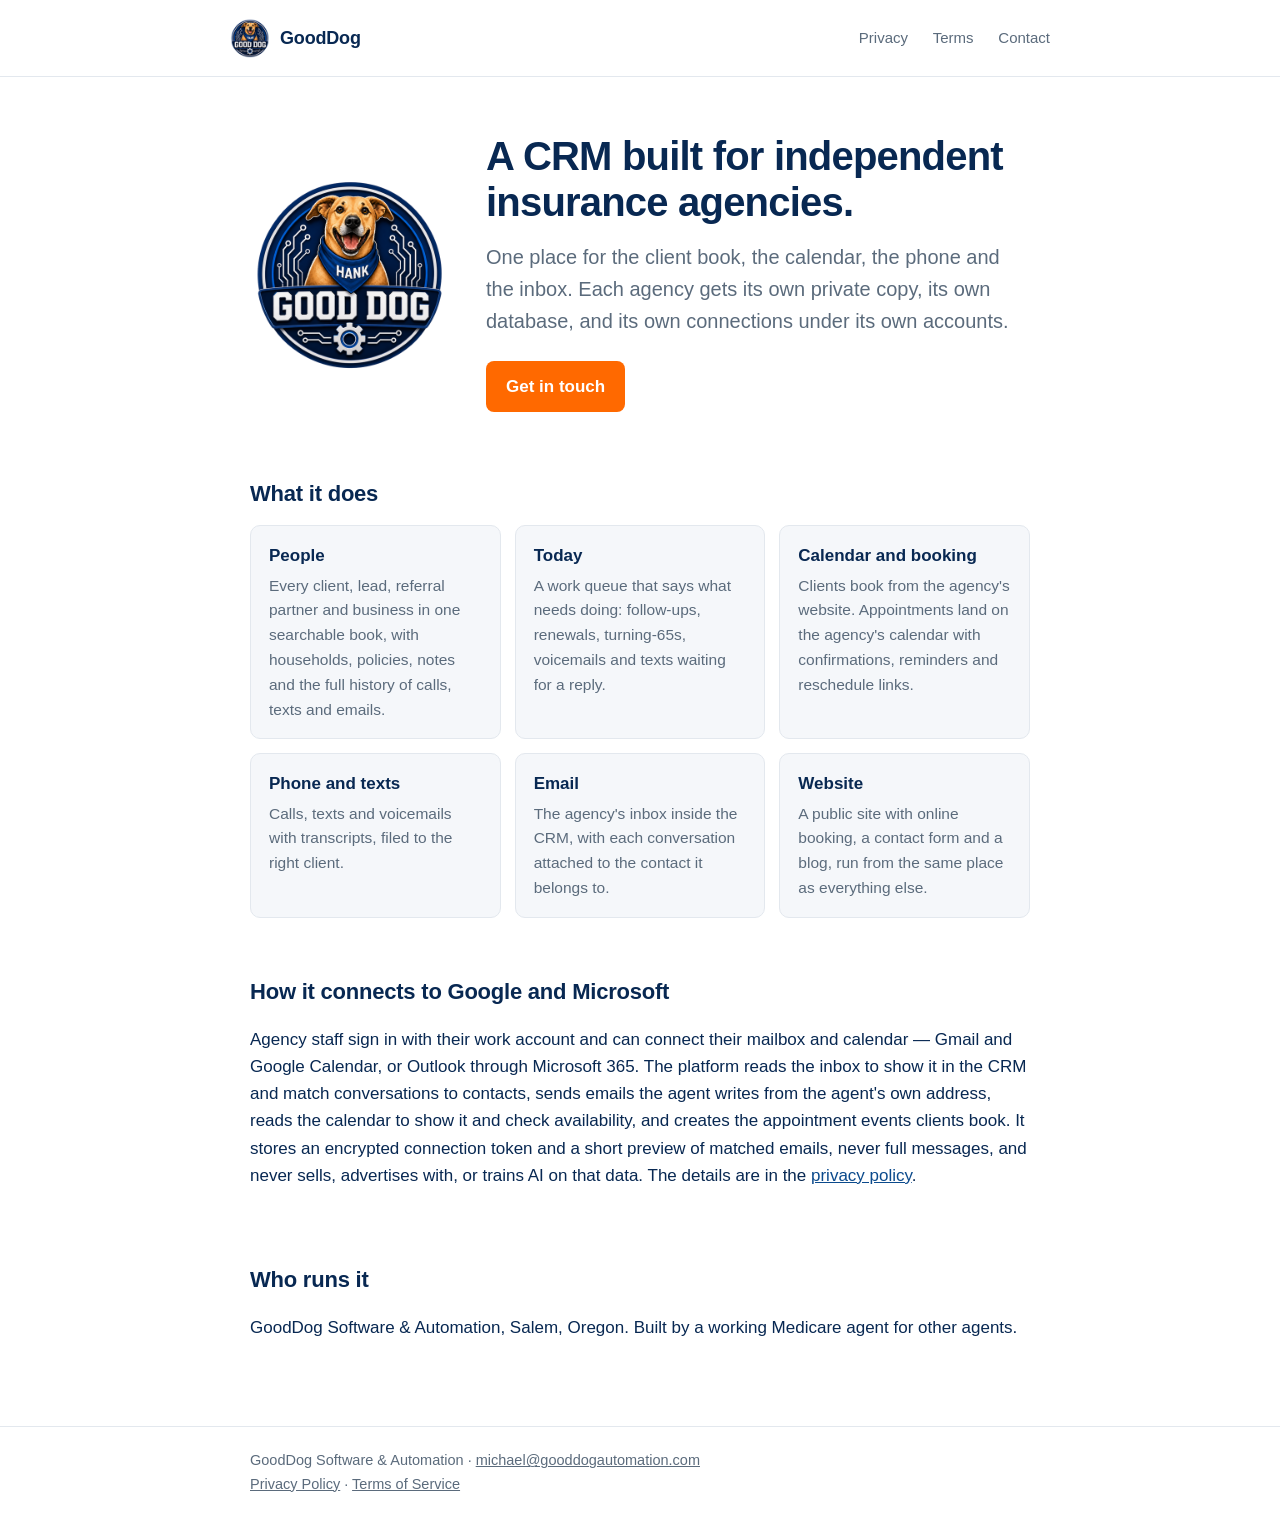
<file: index.html>
<!doctype html>
<html lang="en">
<head>
  <meta charset="utf-8">
  <meta name="viewport" content="width=device-width, initial-scale=1">
  <title>GoodDog Agency Platform — a CRM for independent insurance agencies</title>
  <meta name="description" content="A CRM built for independent Medicare and health insurance agencies. One place for the client book, the calendar, the phone and the inbox — hosted privately for each agency.">
  <link rel="icon" type="image/png" sizes="64x64" href="/favicon-64.png">
  <link rel="apple-touch-icon" href="/apple-touch-icon.png">
  <link rel="stylesheet" href="/style.css">
</head>
<body>
  <header class="site">
    <div class="wrap">
      <a class="brand" href="/"><img src="/logo-96.png" alt="" width="40" height="40"> GoodDog</a>
      <nav>
        <a href="/privacy/">Privacy</a>
        <a href="/terms/">Terms</a>
        <a href="mailto:michael@gooddogautomation.com">Contact</a>
      </nav>
    </div>
  </header>

  <main class="wrap">
    <div class="hero">
      <img class="hero-logo" src="/logo-480.png" alt="GoodDog — Hank the dog in a blue bandana" width="200" height="200">
      <div>
      <h1>A CRM built for independent insurance agencies.</h1>
      <p class="lede">One place for the client book, the calendar, the phone and the inbox. Each agency gets its own private copy, its own database, and its own connections under its own accounts.</p>
      <a class="button" href="mailto:michael@gooddogautomation.com">Get in touch</a>
      </div>
    </div>

    <section>
      <h2>What it does</h2>
      <div class="grid">
        <div class="card">
          <strong>People</strong>
          <p>Every client, lead, referral partner and business in one searchable book, with households, policies, notes and the full history of calls, texts and emails.</p>
        </div>
        <div class="card">
          <strong>Today</strong>
          <p>A work queue that says what needs doing: follow-ups, renewals, turning-65s, voicemails and texts waiting for a reply.</p>
        </div>
        <div class="card">
          <strong>Calendar and booking</strong>
          <p>Clients book from the agency's website. Appointments land on the agency's calendar with confirmations, reminders and reschedule links.</p>
        </div>
        <div class="card">
          <strong>Phone and texts</strong>
          <p>Calls, texts and voicemails with transcripts, filed to the right client.</p>
        </div>
        <div class="card">
          <strong>Email</strong>
          <p>The agency's inbox inside the CRM, with each conversation attached to the contact it belongs to.</p>
        </div>
        <div class="card">
          <strong>Website</strong>
          <p>A public site with online booking, a contact form and a blog, run from the same place as everything else.</p>
        </div>
      </div>
    </section>

    <section>
      <h2>How it connects to Google and Microsoft</h2>
      <p>Agency staff sign in with their work account and can connect their mailbox and calendar — Gmail and Google Calendar, or Outlook through Microsoft 365. The platform reads the inbox to show it in the CRM and match conversations to contacts, sends emails the agent writes from the agent's own address, reads the calendar to show it and check availability, and creates the appointment events clients book. It stores an encrypted connection token and a short preview of matched emails, never full messages, and never sells, advertises with, or trains AI on that data. The details are in the <a href="/privacy/">privacy policy</a>.</p>
    </section>

    <section>
      <h2>Who runs it</h2>
      <p>GoodDog Software &amp; Automation, Salem, Oregon. Built by a working Medicare agent for other agents.</p>
    </section>
  </main>

  <footer class="site">
    <div class="wrap">
      GoodDog Software &amp; Automation · <a href="mailto:michael@gooddogautomation.com">michael@gooddogautomation.com</a><br>
      <a href="/privacy/">Privacy Policy</a> · <a href="/terms/">Terms of Service</a>
    </div>
  </footer>
</body>
</html>
</file>
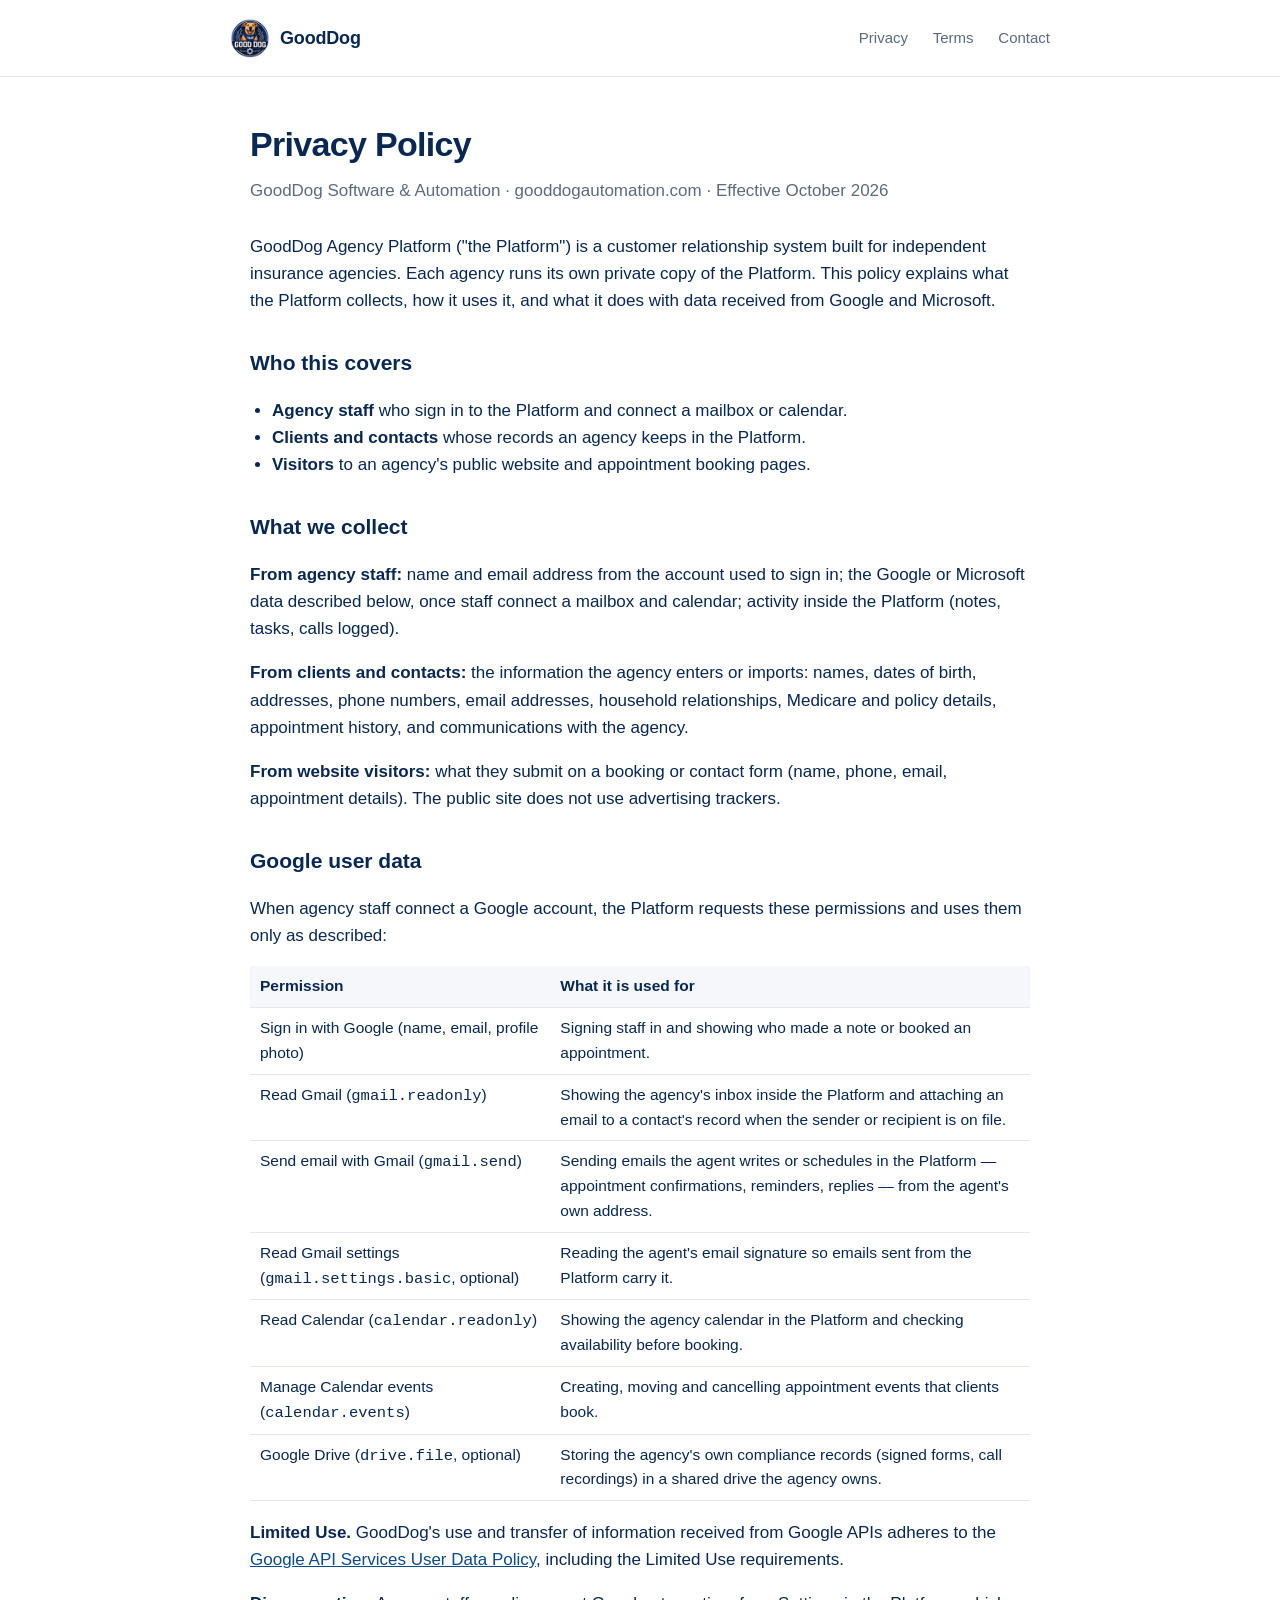
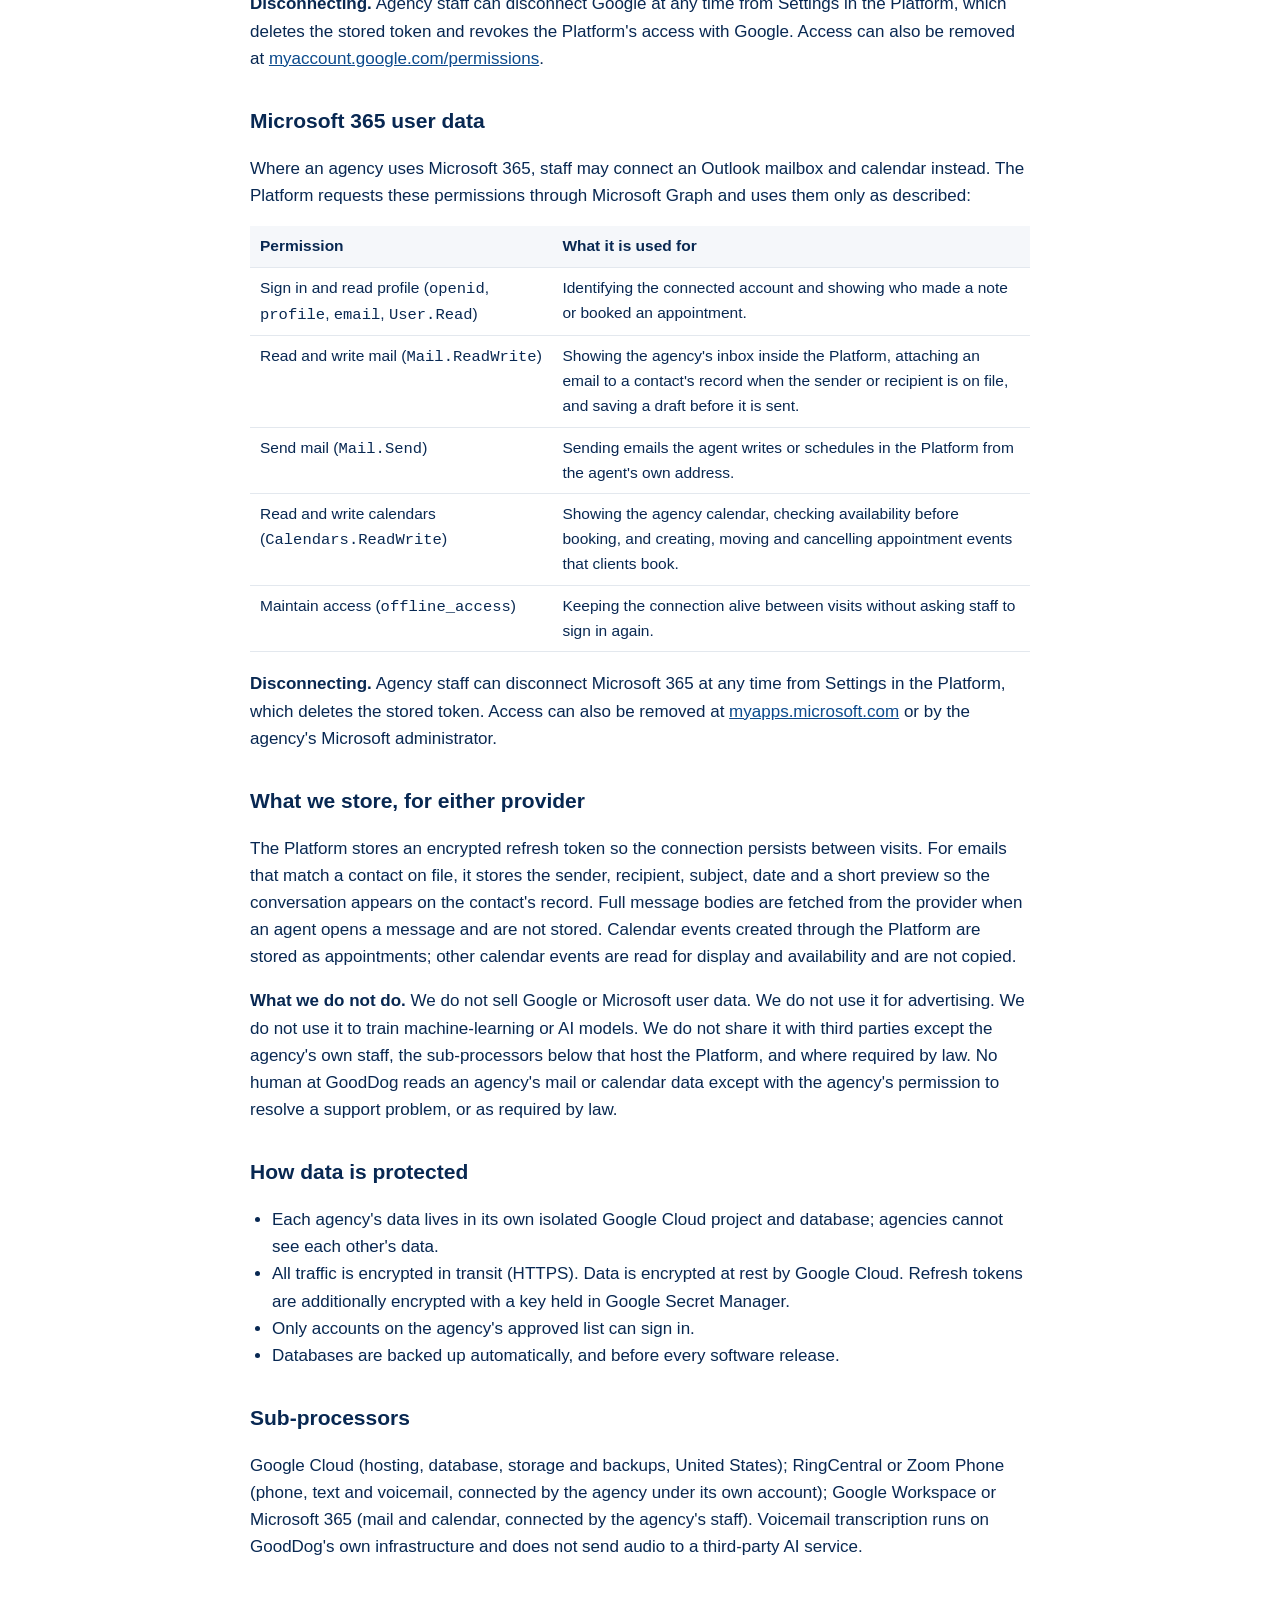
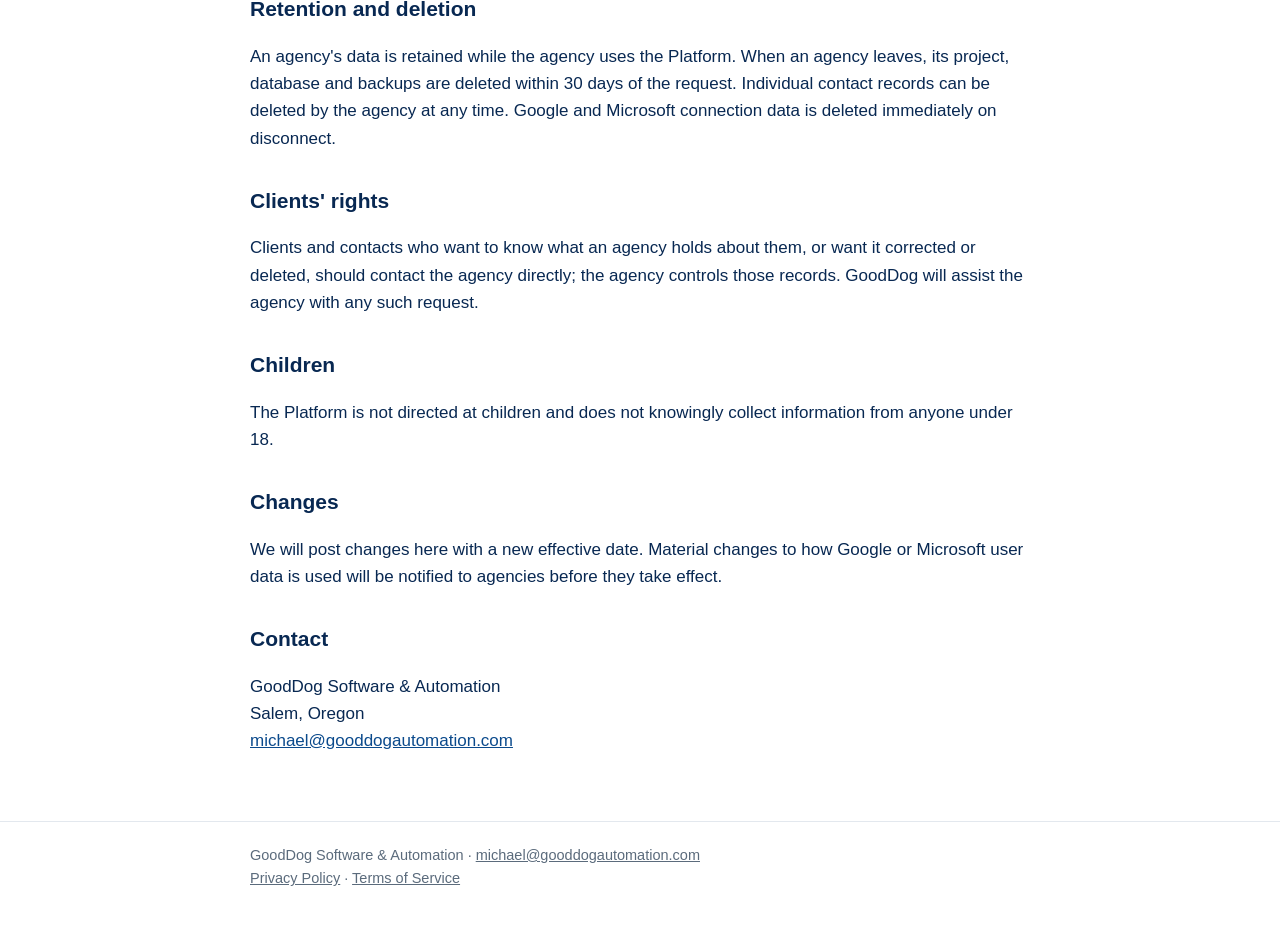
<file: privacy/index.html>
<!doctype html>
<html lang="en">
<head>
  <meta charset="utf-8">
  <meta name="viewport" content="width=device-width, initial-scale=1">
  <title>Privacy Policy — GoodDog Agency Platform</title>
  <meta name="description" content="What the GoodDog Agency Platform collects, how it uses it, and what it does with data from Google and Microsoft.">
  <link rel="icon" type="image/png" sizes="64x64" href="/favicon-64.png">
  <link rel="apple-touch-icon" href="/apple-touch-icon.png">
  <link rel="stylesheet" href="/style.css">
</head>
<body>
  <header class="site">
    <div class="wrap">
      <a class="brand" href="/"><img src="/logo-96.png" alt="" width="40" height="40"> GoodDog</a>
      <nav>
        <a href="/privacy/">Privacy</a>
        <a href="/terms/">Terms</a>
        <a href="mailto:michael@gooddogautomation.com">Contact</a>
      </nav>
    </div>
  </header>

  <main class="wrap">
    <article>
      <h1>Privacy Policy</h1>
      <p class="meta">GoodDog Software &amp; Automation · gooddogautomation.com · Effective October 2026</p>

      <p>GoodDog Agency Platform ("the Platform") is a customer relationship system built for independent insurance agencies. Each agency runs its own private copy of the Platform. This policy explains what the Platform collects, how it uses it, and what it does with data received from Google and Microsoft.</p>

      <h2>Who this covers</h2>
      <ul>
        <li><strong>Agency staff</strong> who sign in to the Platform and connect a mailbox or calendar.</li>
        <li><strong>Clients and contacts</strong> whose records an agency keeps in the Platform.</li>
        <li><strong>Visitors</strong> to an agency's public website and appointment booking pages.</li>
      </ul>

      <h2>What we collect</h2>
      <p><strong>From agency staff:</strong> name and email address from the account used to sign in; the Google or Microsoft data described below, once staff connect a mailbox and calendar; activity inside the Platform (notes, tasks, calls logged).</p>
      <p><strong>From clients and contacts:</strong> the information the agency enters or imports: names, dates of birth, addresses, phone numbers, email addresses, household relationships, Medicare and policy details, appointment history, and communications with the agency.</p>
      <p><strong>From website visitors:</strong> what they submit on a booking or contact form (name, phone, email, appointment details). The public site does not use advertising trackers.</p>

      <h2>Google user data</h2>
      <p>When agency staff connect a Google account, the Platform requests these permissions and uses them only as described:</p>
      <table>
        <tr><th>Permission</th><th>What it is used for</th></tr>
        <tr><td>Sign in with Google (name, email, profile photo)</td><td>Signing staff in and showing who made a note or booked an appointment.</td></tr>
        <tr><td>Read Gmail (<code>gmail.readonly</code>)</td><td>Showing the agency's inbox inside the Platform and attaching an email to a contact's record when the sender or recipient is on file.</td></tr>
        <tr><td>Send email with Gmail (<code>gmail.send</code>)</td><td>Sending emails the agent writes or schedules in the Platform — appointment confirmations, reminders, replies — from the agent's own address.</td></tr>
        <tr><td>Read Gmail settings (<code>gmail.settings.basic</code>, optional)</td><td>Reading the agent's email signature so emails sent from the Platform carry it.</td></tr>
        <tr><td>Read Calendar (<code>calendar.readonly</code>)</td><td>Showing the agency calendar in the Platform and checking availability before booking.</td></tr>
        <tr><td>Manage Calendar events (<code>calendar.events</code>)</td><td>Creating, moving and cancelling appointment events that clients book.</td></tr>
        <tr><td>Google Drive (<code>drive.file</code>, optional)</td><td>Storing the agency's own compliance records (signed forms, call recordings) in a shared drive the agency owns.</td></tr>
      </table>
      <p><strong>Limited Use.</strong> GoodDog's use and transfer of information received from Google APIs adheres to the <a href="https://developers.google.com/terms/api-services-user-data-policy">Google API Services User Data Policy</a>, including the Limited Use requirements.</p>
      <p><strong>Disconnecting.</strong> Agency staff can disconnect Google at any time from Settings in the Platform, which deletes the stored token and revokes the Platform's access with Google. Access can also be removed at <a href="https://myaccount.google.com/permissions">myaccount.google.com/permissions</a>.</p>

      <h2>Microsoft 365 user data</h2>
      <p>Where an agency uses Microsoft 365, staff may connect an Outlook mailbox and calendar instead. The Platform requests these permissions through Microsoft Graph and uses them only as described:</p>
      <table>
        <tr><th>Permission</th><th>What it is used for</th></tr>
        <tr><td>Sign in and read profile (<code>openid</code>, <code>profile</code>, <code>email</code>, <code>User.Read</code>)</td><td>Identifying the connected account and showing who made a note or booked an appointment.</td></tr>
        <tr><td>Read and write mail (<code>Mail.ReadWrite</code>)</td><td>Showing the agency's inbox inside the Platform, attaching an email to a contact's record when the sender or recipient is on file, and saving a draft before it is sent.</td></tr>
        <tr><td>Send mail (<code>Mail.Send</code>)</td><td>Sending emails the agent writes or schedules in the Platform from the agent's own address.</td></tr>
        <tr><td>Read and write calendars (<code>Calendars.ReadWrite</code>)</td><td>Showing the agency calendar, checking availability before booking, and creating, moving and cancelling appointment events that clients book.</td></tr>
        <tr><td>Maintain access (<code>offline_access</code>)</td><td>Keeping the connection alive between visits without asking staff to sign in again.</td></tr>
      </table>
      <p><strong>Disconnecting.</strong> Agency staff can disconnect Microsoft 365 at any time from Settings in the Platform, which deletes the stored token. Access can also be removed at <a href="https://myapps.microsoft.com">myapps.microsoft.com</a> or by the agency's Microsoft administrator.</p>

      <h2>What we store, for either provider</h2>
      <p>The Platform stores an encrypted refresh token so the connection persists between visits. For emails that match a contact on file, it stores the sender, recipient, subject, date and a short preview so the conversation appears on the contact's record. Full message bodies are fetched from the provider when an agent opens a message and are not stored. Calendar events created through the Platform are stored as appointments; other calendar events are read for display and availability and are not copied.</p>
      <p><strong>What we do not do.</strong> We do not sell Google or Microsoft user data. We do not use it for advertising. We do not use it to train machine-learning or AI models. We do not share it with third parties except the agency's own staff, the sub-processors below that host the Platform, and where required by law. No human at GoodDog reads an agency's mail or calendar data except with the agency's permission to resolve a support problem, or as required by law.</p>

      <h2>How data is protected</h2>
      <ul>
        <li>Each agency's data lives in its own isolated Google Cloud project and database; agencies cannot see each other's data.</li>
        <li>All traffic is encrypted in transit (HTTPS). Data is encrypted at rest by Google Cloud. Refresh tokens are additionally encrypted with a key held in Google Secret Manager.</li>
        <li>Only accounts on the agency's approved list can sign in.</li>
        <li>Databases are backed up automatically, and before every software release.</li>
      </ul>

      <h2>Sub-processors</h2>
      <p>Google Cloud (hosting, database, storage and backups, United States); RingCentral or Zoom Phone (phone, text and voicemail, connected by the agency under its own account); Google Workspace or Microsoft 365 (mail and calendar, connected by the agency's staff). Voicemail transcription runs on GoodDog's own infrastructure and does not send audio to a third-party AI service.</p>

      <h2>Retention and deletion</h2>
      <p>An agency's data is retained while the agency uses the Platform. When an agency leaves, its project, database and backups are deleted within 30 days of the request. Individual contact records can be deleted by the agency at any time. Google and Microsoft connection data is deleted immediately on disconnect.</p>

      <h2>Clients' rights</h2>
      <p>Clients and contacts who want to know what an agency holds about them, or want it corrected or deleted, should contact the agency directly; the agency controls those records. GoodDog will assist the agency with any such request.</p>

      <h2>Children</h2>
      <p>The Platform is not directed at children and does not knowingly collect information from anyone under 18.</p>

      <h2>Changes</h2>
      <p>We will post changes here with a new effective date. Material changes to how Google or Microsoft user data is used will be notified to agencies before they take effect.</p>

      <h2>Contact</h2>
      <p>GoodDog Software &amp; Automation<br>Salem, Oregon<br><a href="mailto:michael@gooddogautomation.com">michael@gooddogautomation.com</a></p>
    </article>
  </main>

  <footer class="site">
    <div class="wrap">
      GoodDog Software &amp; Automation · <a href="mailto:michael@gooddogautomation.com">michael@gooddogautomation.com</a><br>
      <a href="/privacy/">Privacy Policy</a> · <a href="/terms/">Terms of Service</a>
    </div>
  </footer>
</body>
</html>
</file>
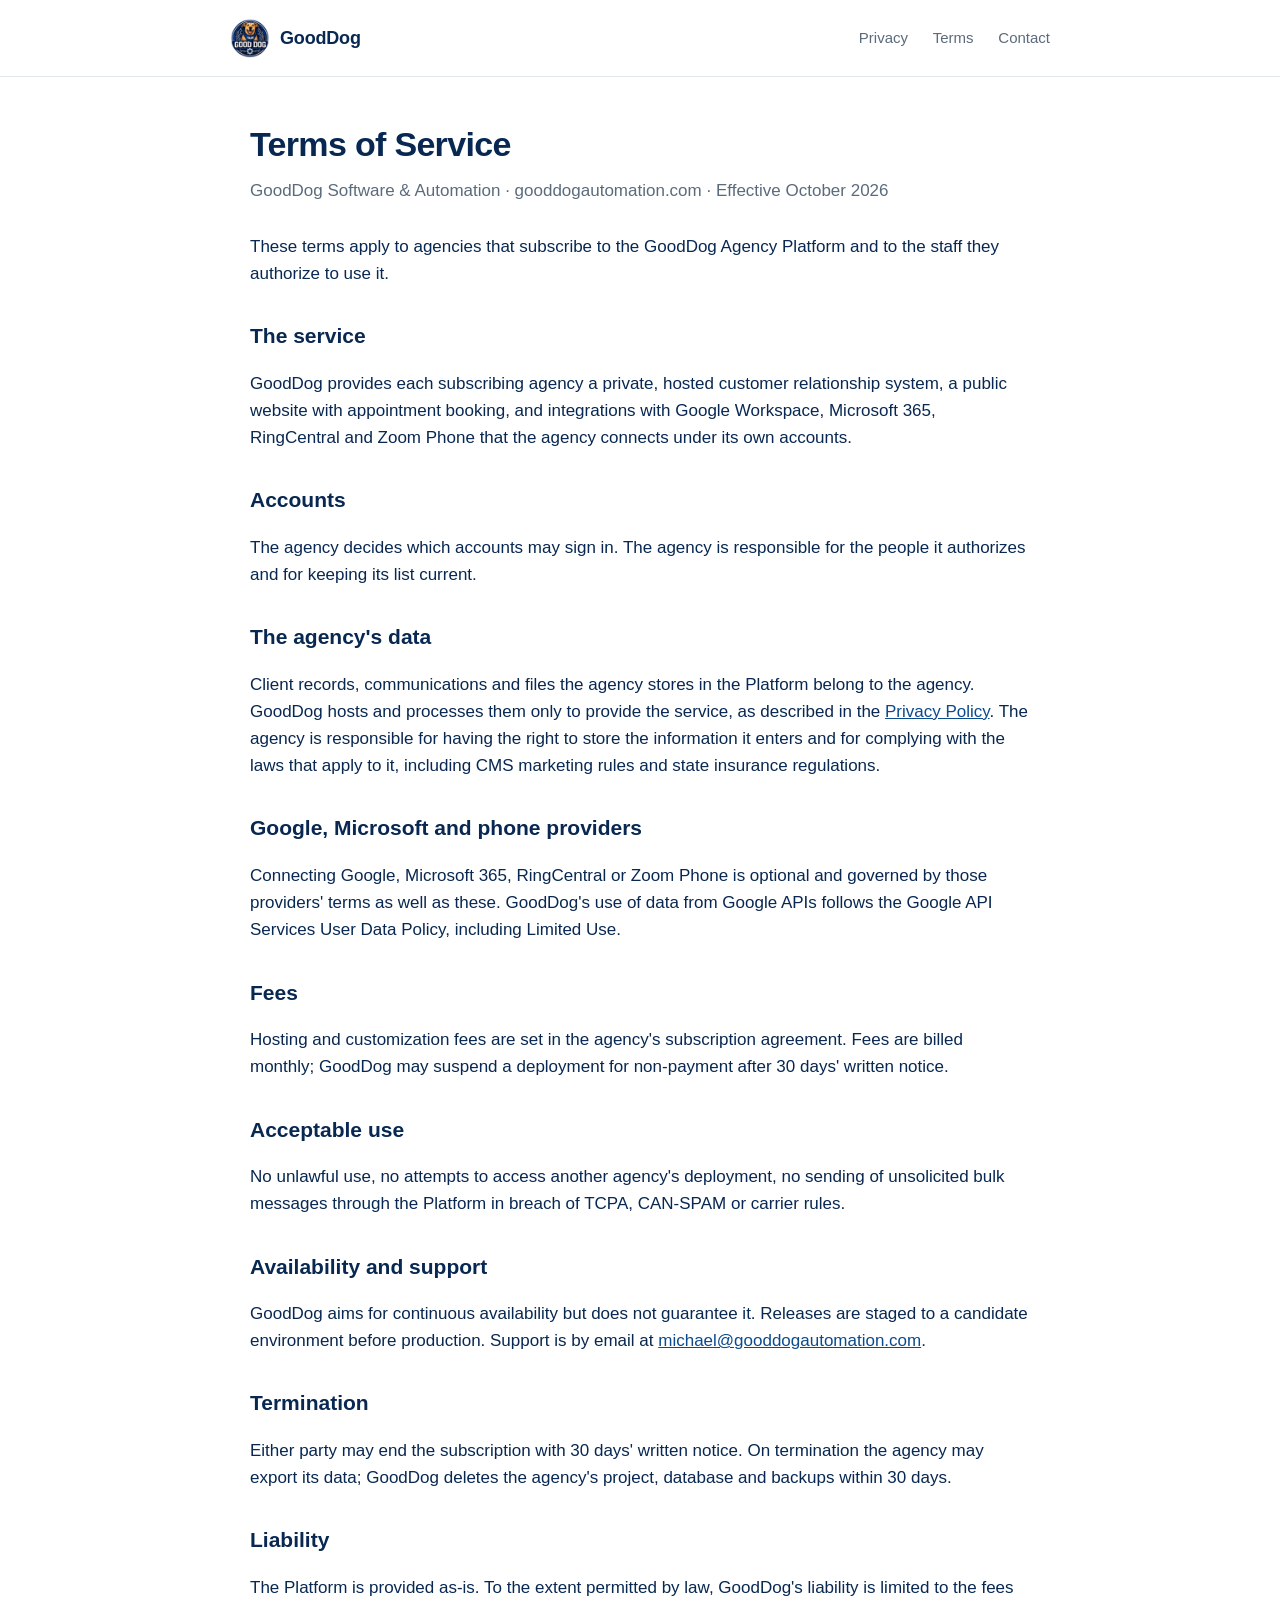
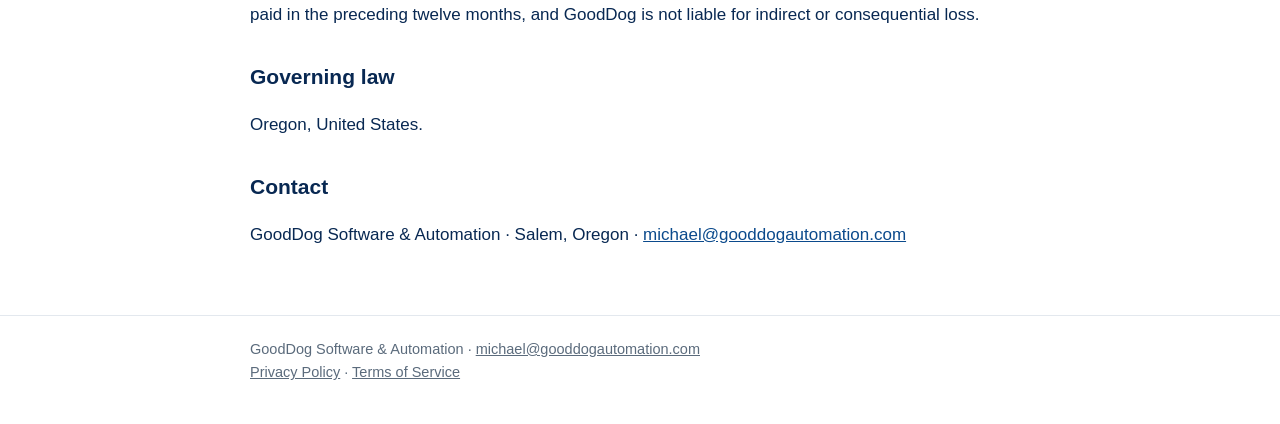
<file: terms/index.html>
<!doctype html>
<html lang="en">
<head>
  <meta charset="utf-8">
  <meta name="viewport" content="width=device-width, initial-scale=1">
  <title>Terms of Service — GoodDog Agency Platform</title>
  <meta name="description" content="Terms for agencies that subscribe to the GoodDog Agency Platform.">
  <link rel="icon" type="image/png" sizes="64x64" href="/favicon-64.png">
  <link rel="apple-touch-icon" href="/apple-touch-icon.png">
  <link rel="stylesheet" href="/style.css">
</head>
<body>
  <header class="site">
    <div class="wrap">
      <a class="brand" href="/"><img src="/logo-96.png" alt="" width="40" height="40"> GoodDog</a>
      <nav>
        <a href="/privacy/">Privacy</a>
        <a href="/terms/">Terms</a>
        <a href="mailto:michael@gooddogautomation.com">Contact</a>
      </nav>
    </div>
  </header>

  <main class="wrap">
    <article>
      <h1>Terms of Service</h1>
      <p class="meta">GoodDog Software &amp; Automation · gooddogautomation.com · Effective October 2026</p>

      <p>These terms apply to agencies that subscribe to the GoodDog Agency Platform and to the staff they authorize to use it.</p>

      <h2>The service</h2>
      <p>GoodDog provides each subscribing agency a private, hosted customer relationship system, a public website with appointment booking, and integrations with Google Workspace, Microsoft 365, RingCentral and Zoom Phone that the agency connects under its own accounts.</p>

      <h2>Accounts</h2>
      <p>The agency decides which accounts may sign in. The agency is responsible for the people it authorizes and for keeping its list current.</p>

      <h2>The agency's data</h2>
      <p>Client records, communications and files the agency stores in the Platform belong to the agency. GoodDog hosts and processes them only to provide the service, as described in the <a href="/privacy/">Privacy Policy</a>. The agency is responsible for having the right to store the information it enters and for complying with the laws that apply to it, including CMS marketing rules and state insurance regulations.</p>

      <h2>Google, Microsoft and phone providers</h2>
      <p>Connecting Google, Microsoft 365, RingCentral or Zoom Phone is optional and governed by those providers' terms as well as these. GoodDog's use of data from Google APIs follows the Google API Services User Data Policy, including Limited Use.</p>

      <h2>Fees</h2>
      <p>Hosting and customization fees are set in the agency's subscription agreement. Fees are billed monthly; GoodDog may suspend a deployment for non-payment after 30 days' written notice.</p>

      <h2>Acceptable use</h2>
      <p>No unlawful use, no attempts to access another agency's deployment, no sending of unsolicited bulk messages through the Platform in breach of TCPA, CAN-SPAM or carrier rules.</p>

      <h2>Availability and support</h2>
      <p>GoodDog aims for continuous availability but does not guarantee it. Releases are staged to a candidate environment before production. Support is by email at <a href="mailto:michael@gooddogautomation.com">michael@gooddogautomation.com</a>.</p>

      <h2>Termination</h2>
      <p>Either party may end the subscription with 30 days' written notice. On termination the agency may export its data; GoodDog deletes the agency's project, database and backups within 30 days.</p>

      <h2>Liability</h2>
      <p>The Platform is provided as-is. To the extent permitted by law, GoodDog's liability is limited to the fees paid in the preceding twelve months, and GoodDog is not liable for indirect or consequential loss.</p>

      <h2>Governing law</h2>
      <p>Oregon, United States.</p>

      <h2>Contact</h2>
      <p>GoodDog Software &amp; Automation · Salem, Oregon · <a href="mailto:michael@gooddogautomation.com">michael@gooddogautomation.com</a></p>
    </article>
  </main>

  <footer class="site">
    <div class="wrap">
      GoodDog Software &amp; Automation · <a href="mailto:michael@gooddogautomation.com">michael@gooddogautomation.com</a><br>
      <a href="/privacy/">Privacy Policy</a> · <a href="/terms/">Terms of Service</a>
    </div>
  </footer>
</body>
</html>
</file>
<file: style.css>
:root {
  --ink: #082852;
  --muted: #5b6b7c;
  --line: #e3e8ee;
  --accent: #0b4a8c;
  --orange: #ff6900;
  --bg: #ffffff;
  --soft: #f5f7fa;
}
* { box-sizing: border-box; }
html { -webkit-text-size-adjust: 100%; }
body {
  margin: 0;
  font-family: -apple-system, BlinkMacSystemFont, "Segoe UI", Roboto, Helvetica, Arial, sans-serif;
  font-size: 17px;
  line-height: 1.6;
  color: var(--ink);
  background: var(--bg);
}
a { color: var(--accent); }
header.site {
  border-bottom: 1px solid var(--line);
}
header.site .wrap {
  display: flex;
  align-items: center;
  justify-content: space-between;
  gap: 16px;
  padding: 18px 0;
}
.brand {
  display: flex;
  align-items: center;
  gap: 10px;
  font-weight: 700;
  font-size: 18px;
  color: var(--ink);
  text-decoration: none;
  letter-spacing: -0.01em;
}
.brand img { width: 40px; height: 40px; }
header.site nav a {
  margin-left: 20px;
  color: var(--muted);
  text-decoration: none;
  font-size: 15px;
}
header.site nav a:hover { color: var(--ink); }
.wrap {
  max-width: 820px;
  margin: 0 auto;
  padding: 0 20px;
}
.hero {
  padding: 56px 0 36px;
  display: flex;
  align-items: center;
  gap: 36px;
}
.hero-logo { width: 200px; height: 200px; flex: none; }
.hero h1 {
  font-size: 40px;
  line-height: 1.15;
  letter-spacing: -0.02em;
  margin: 0 0 16px;
}
.hero p.lede {
  font-size: 20px;
  color: var(--muted);
  margin: 0 0 24px;
  max-width: 640px;
}
.button {
  display: inline-block;
  background: var(--orange);
  color: #fff;
  text-decoration: none;
  padding: 12px 20px;
  border-radius: 8px;
  font-weight: 600;
}
section { padding: 28px 0; }
section h2 {
  font-size: 22px;
  margin: 0 0 14px;
  letter-spacing: -0.01em;
}
.grid {
  display: grid;
  grid-template-columns: repeat(auto-fit, minmax(230px, 1fr));
  gap: 14px;
}
.card {
  background: var(--soft);
  border: 1px solid var(--line);
  border-radius: 10px;
  padding: 16px 18px;
}
.card strong { display: block; margin-bottom: 4px; }
.card p { margin: 0; color: var(--muted); font-size: 15.5px; }
footer.site {
  border-top: 1px solid var(--line);
  margin-top: 40px;
  padding: 22px 0 40px;
  color: var(--muted);
  font-size: 14.5px;
}
footer.site a { color: var(--muted); }
article { padding: 40px 0 10px; }
article h1 { font-size: 34px; letter-spacing: -0.02em; margin: 0 0 6px; }
article .meta { color: var(--muted); margin: 0 0 28px; }
article h2 { font-size: 21px; margin: 32px 0 10px; }
article table {
  width: 100%;
  border-collapse: collapse;
  font-size: 15.5px;
  margin: 10px 0 18px;
}
article th, article td {
  text-align: left;
  vertical-align: top;
  padding: 8px 10px;
  border-bottom: 1px solid var(--line);
}
article th { background: var(--soft); }
article ul { padding-left: 22px; }
@media (max-width: 600px) {
  .hero { padding: 32px 0 24px; flex-direction: column; align-items: flex-start; gap: 20px; }
  .hero-logo { width: 120px; height: 120px; }
  .hero h1 { font-size: 30px; }
  .hero p.lede { font-size: 18px; }
  header.site nav a { margin-left: 14px; }
}
</file>
